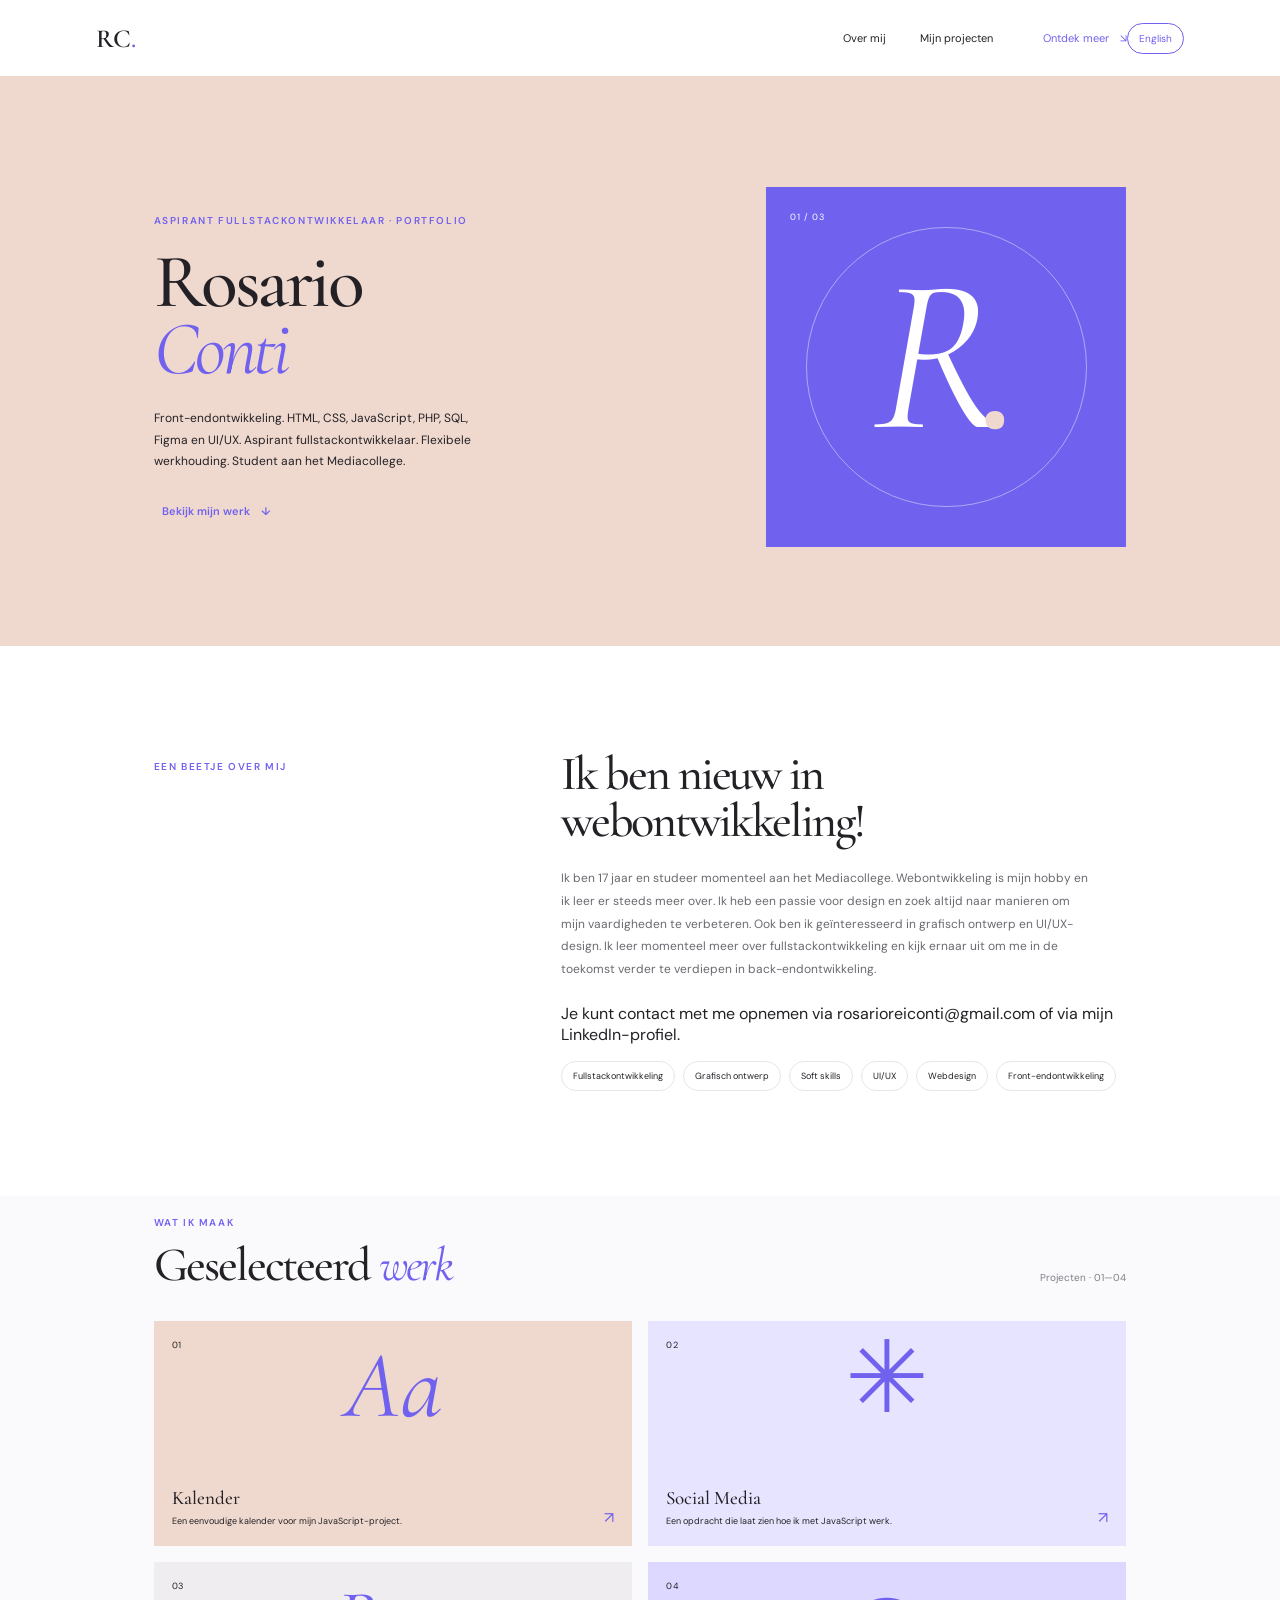
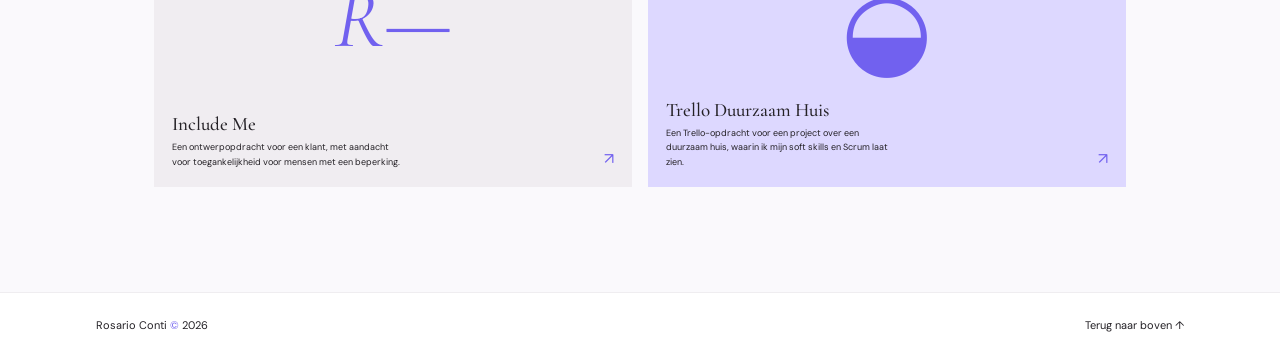
<file: main website/index.html>
<!DOCTYPE html>
<html lang="nl">
  <head>
    <meta charset="UTF-8" />
    <meta name="viewport" content="width=device-width, initial-scale=1.0" />
    <meta name="theme-color" content="#efd9ce" />
    <title>Rosario Conti — Portfolio</title>
    <link rel="preconnect" href="https://fonts.googleapis.com" />
    <link rel="preconnect" href="https://fonts.gstatic.com" crossorigin />
    <link
      href="https://fonts.googleapis.com/css2?family=Cormorant+Garamond:ital,wght@0,400;0,500;0,600;1,400;1,500;1,600&display=swap"
      rel="stylesheet"
    />
    <link rel="stylesheet" href="style.css" />
  </head>
  <body>
    <header class="site-header">
      <a class="wordmark" href="#home">RC<span>.</span></a>
      <nav aria-label="Hoofdnavigatie">
        <a href="#about" data-i18n="navAbout">Over mij</a>
        <a href="#work" data-i18n="navWork">Mijn projecten</a>
      </nav>
      <a class="header-link" href="#about"><span data-i18n="discover">Ontdek meer</span> <span>↘</span></a>
      <button class="language-toggle" type="button" aria-pressed="false">English</button>
    </header>

    <main>
      <section class="hero" id="home">
        <div class="hero-copy">
          <p class="eyebrow" data-i18n="eyebrow">Aspirant fullstackontwikkelaar · Portfolio</p>
          <h1>Rosario<br /><em>Conti</em></h1>
          <p class="intro" data-i18n="intro">
            Front-endontwikkeling. HTML, CSS, JavaScript, PHP, SQL, Figma en UI/UX.
            Aspirant fullstackontwikkelaar. Flexibele werkhouding. Student aan het Mediacollege.
          </p>
          <a class="text-link" href="#work"><span data-i18n="explore">Bekijk mijn werk</span> <span>↓</span></a>
        </div>
        <div class="hero-art" aria-hidden="true">
          <span class="art-index">01 / 03</span>
          <span class="art-monogram">R<span>.</span></span>
          <span class="art-orbit"></span>
        </div>
      </section>

      <section class="about section-wrap" id="about">
        <p class="eyebrow" data-i18n="aboutEyebrow">Een beetje over mij</p>
        <div>
          <h2 data-i18n="aboutTitle">Ik ben nieuw in webontwikkeling!</h2>
          <p class="body-copy">
            Ik ben 17 jaar en studeer momenteel aan het Mediacollege. Webontwikkeling is mijn hobby en ik leer er steeds meer over. Ik heb een passie voor design en zoek altijd naar manieren om mijn vaardigheden te verbeteren. Ook ben ik geïnteresseerd in grafisch ontwerp en UI/UX-design. Ik leer momenteel meer over fullstackontwikkeling en kijk ernaar uit om me in de toekomst verder te verdiepen in back-endontwikkeling.
          </p>
          <p>
            <span data-i18n="contactPrefix">Je kunt contact met me opnemen via</span>
            <a href="mailto:rosarioreiconti@gmail.com">rosarioreiconti@gmail.com</a>
            <span data-i18n="contactJoin">of via mijn</span>
            <a href="https://www.linkedin.com/in/rosario-conti-71ba97376/" target="_blank" rel="noopener noreferrer" data-i18n="linkedin">LinkedIn-profiel</a>.
          </p>
          <div class="tags" aria-label="Interesses">
            <span data-i18n="tagFullstack">Fullstackontwikkeling</span><span data-i18n="tagGraphic">Grafisch ontwerp</span>
            <span data-i18n="tagSoft">Soft skills</span><span>UI/UX</span><span data-i18n="tagWeb">Webdesign</span><span data-i18n="tagFrontend">Front-endontwikkeling</span>
          </div>
        </div>
      </section>

      <section class="work section-wrap" id="work">
        <div class="section-heading">
          <div>
            <p class="eyebrow" data-i18n="workEyebrow">Wat ik maak</p>
            <h2><span data-i18n="workTitle">Geselecteerd</span> <em data-i18n="workTitleEm">werk</em></h2>
          </div>
          <span class="work-count"><span data-i18n="projectLabel">Projecten</span> · 01—04</span>
        </div>
        <div class="project-grid">
          <a class="project-card card-one" href="kalender.html" aria-label="Kalender">
            <span class="project-number">01</span>
            <span class="project-mark mark-one">Aa</span>
            <span class="project-info"><strong>Kalender</strong><small data-i18n="project1">Een eenvoudige kalender voor mijn JavaScript-project.</small></span>
            <span class="project-arrow">↗</span>
          </a>
          <a class="project-card card-two" href="socialmedia.html" aria-label="Social Media">
            <span class="project-number">02</span>
            <span class="project-mark mark-two">✳</span>
            <span class="project-info"><strong>Social Media</strong><small data-i18n="project2">Een opdracht die laat zien hoe ik met JavaScript werk.</small></span>
            <span class="project-arrow">↗</span>
          </a>
          <a class="project-card card-three" href="includeindex.html" aria-label="Include Me">
            <span class="project-number">03</span>
            <span class="project-mark mark-three">R—</span>
            <span class="project-info"><strong>Include Me</strong><small data-i18n="project3">Een ontwerpopdracht voor een klant, met aandacht voor toegankelijkheid voor mensen met een beperking.</small></span>
            <span class="project-arrow">↗</span>
          </a>
          <a class="project-card card-four" href="https://trello.com/b/l99BFNml/duurzaam-huis-trello" target="_blank" rel="noopener noreferrer" aria-label="Trello Duurzaam Huis">
            <span class="project-number">04</span>
            <span class="project-mark mark-four">◒</span>
            <span class="project-info"><strong>Trello Duurzaam Huis</strong><small data-i18n="project4">Een Trello-opdracht voor een project over een duurzaam huis, waarin ik mijn soft skills en Scrum laat zien.</small></span>
            <span class="project-arrow">↗</span>
          </a>
        </div>
      </section>
    </main>

    <footer>
      <span>Rosario Conti <span class="footer-dot">©</span> 2026</span>
      <a href="#home" data-i18n="backToTop">Terug naar boven ↑</a>
    </footer>
    <script>
      const translations = {
        en: {
          navAbout: "About me", navWork: "My projects", discover: "Discover more",
          eyebrow: "Aspiring Fullstack Developer · Portfolio",
          intro: "Front-end development. HTML, CSS, JavaScript, PHP, SQL, Figma and UI/UX. Aspiring full-stack developer. Flexible and organized. Student at Mediacollege.",
          explore: "Explore my work", aboutEyebrow: "A little about me",
          aboutTitle: "I'm new to web development!",
          aboutText: "I'm 17 years old and currently studying at Mediacollege. I picked up web development as a hobby and I'm learning more about it all the time. I have a passion for design and am always looking for ways to improve my skills. I'm also interested in graphic design and UI/UX design. I'm currently learning more about full-stack development and look forward to exploring back-end development further in the future.",
          contactPrefix: "You can contact me at", contactJoin: "or through my",
          linkedin: "LinkedIn profile", tagFullstack: "Full-stack development",
          tagGraphic: "Graphic design", tagSoft: "Soft skills", tagWeb: "Web design",
          tagFrontend: "Front-end development", workEyebrow: "Things I make",
          workTitle: "Selected", workTitleEm: "work", projectLabel: "Projects",
          project1: "A simple calendar for my JavaScript project.",
          project2: "An assignment showcasing how I work with JavaScript.",
          project3: "A design assignment for a client, with a focus on accessibility for people with disabilities.",
          project4: "A Trello assignment for a sustainable house project, showcasing my soft skills and Scrum.",
          backToTop: "Back to top ↑"
        },
        nl: {
          navAbout: "Over mij", navWork: "Mijn projecten", discover: "Ontdek meer",
          eyebrow: "Aspirant fullstackontwikkelaar · Portfolio",
          intro: "Front-endontwikkeling. HTML, CSS, JavaScript, PHP, SQL, Figma en UI/UX. Aspirant fullstackontwikkelaar. Flexibele werkhouding. Student aan het Mediacollege.",
          explore: "Bekijk mijn werk", aboutEyebrow: "Een beetje over mij",
          aboutTitle: "Ik ben nieuw in webontwikkeling!",
          aboutText: "Ik ben 17 jaar en studeer momenteel aan het Mediacollege. Webontwikkeling is mijn hobby en ik leer er steeds meer over. Ik heb een passie voor design en zoek altijd naar manieren om mijn vaardigheden te verbeteren. Ook ben ik geïnteresseerd in grafisch ontwerp en UI/UX-design. Ik leer momenteel meer over fullstackontwikkeling en kijk ernaar uit om me in de toekomst verder te verdiepen in back-endontwikkeling.",
          contactPrefix: "Je kunt contact met me opnemen via", contactJoin: "of via mijn",
          linkedin: "LinkedIn-profiel", tagFullstack: "Fullstackontwikkeling",
          tagGraphic: "Grafisch ontwerp", tagSoft: "Soft skills", tagWeb: "Webdesign",
          tagFrontend: "Front-endontwikkeling", workEyebrow: "Wat ik maak",
          workTitle: "Geselecteerd", workTitleEm: "werk", projectLabel: "Projecten",
          project1: "Een eenvoudige kalender voor mijn JavaScript-project.",
          project2: "Een opdracht die laat zien hoe ik met JavaScript werk.",
          project3: "Een ontwerpopdracht voor een klant, met aandacht voor toegankelijkheid voor mensen met een beperking.",
          project4: "Een Trello-opdracht voor een project over een duurzaam huis, waarin ik mijn soft skills en Scrum laat zien.",
          backToTop: "Terug naar boven ↑"
        }
      };
      document.querySelector(".body-copy").dataset.i18n = "aboutText";
      const languageButton = document.querySelector(".language-toggle");
      languageButton.addEventListener("click", () => {
        const language = document.documentElement.lang === "nl" ? "en" : "nl";
        document.documentElement.lang = language;
        document.querySelectorAll("[data-i18n]").forEach((element) => {
          element.textContent = translations[language][element.dataset.i18n];
        });
        document.querySelector("nav").setAttribute("aria-label", language === "nl" ? "Hoofdnavigatie" : "Main navigation");
        document.querySelector(".tags").setAttribute("aria-label", language === "nl" ? "Interesses" : "Interests");
        languageButton.textContent = language === "nl" ? "English" : "Nederlands";
        languageButton.setAttribute("aria-pressed", String(language === "en"));
        languageButton.setAttribute("aria-label", language === "nl" ? "Switch to English" : "Schakel naar Nederlands");
      });
    </script>
  </body>
</html>
</file>
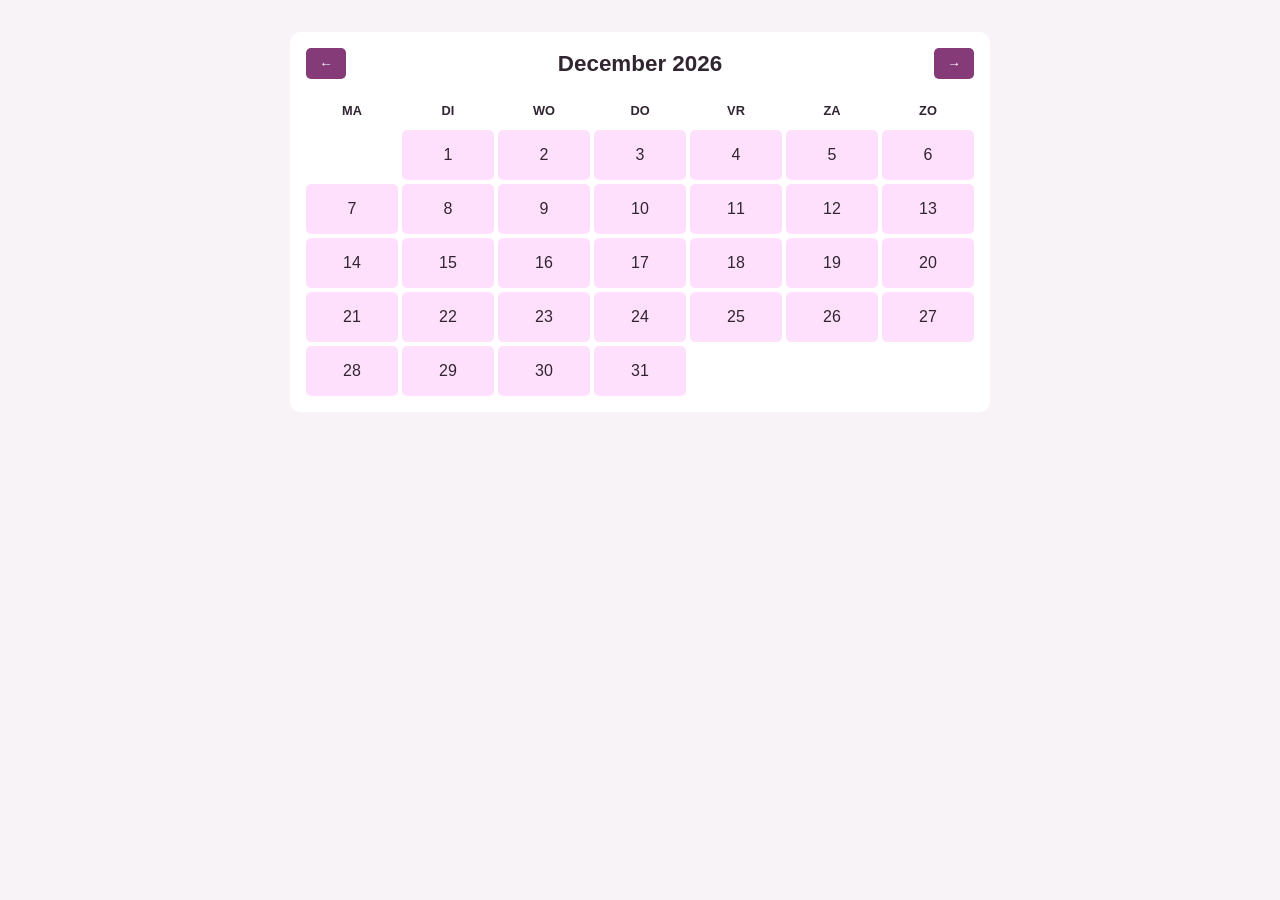
<file: main website/projects under website/kalender/index.html>
<!DOCTYPE html>
<html lang="nl">

<head>
    <meta charset="UTF-8">
    <meta name="viewport" content="width=device-width, initial-scale=1.0">
    <title>Kalender</title>
    <link rel="stylesheet" href="style.css" />
    <script src="main.js" defer></script>
</head>

<body>

    <main class="calender">
        <header class="header">
            <button class="navbutton" id="prev" type="button" aria-label="Vorige maand">&larr;</button>
            <h1 id="date" aria-live="polite"></h1>
            <button class="navbutton" id="next" type="button" aria-label="Volgende maand">&rarr;</button>
        </header>

        <ol class="weekdays" aria-hidden="true">
            <li class="weekday">MA</li>
            <li class="weekday">DI</li>
            <li class="weekday">WO</li>
            <li class="weekday">DO</li>
            <li class="weekday">VR</li>
            <li class="weekday">ZA</li>
            <li class="weekday">ZO</li>
        </ol>

        <ol id="days" class="days" aria-label="Dagen van de maand"></ol>

    </main>
</body>

</html>
</file>
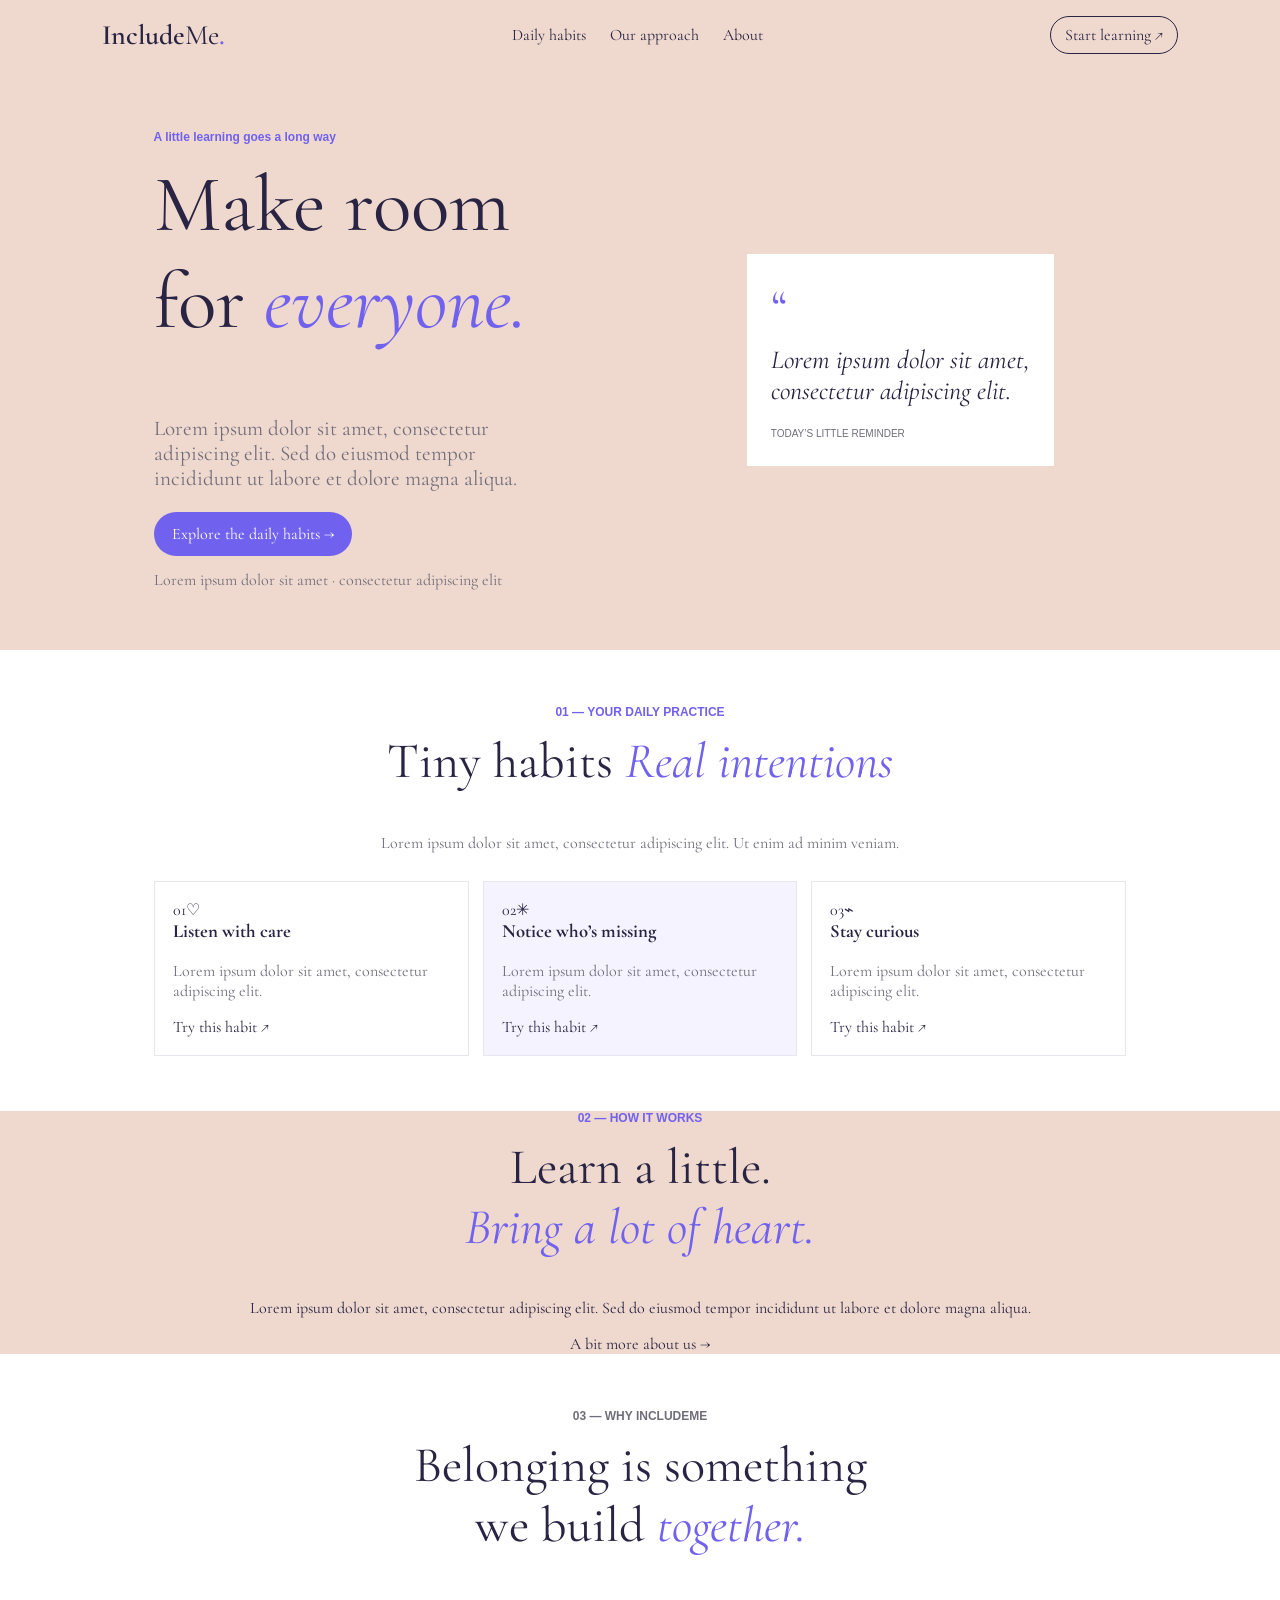
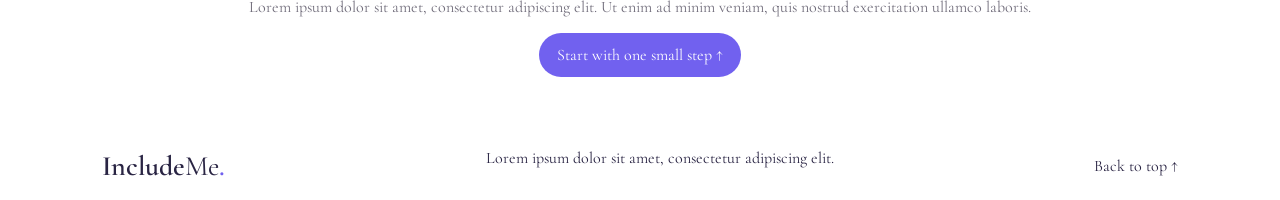
<file: main website/projects under website/websiteincludeme/index.html>
<!DOCTYPE html>
<html lang="en">

<head>
    <meta charset="UTF-8">
    <meta name="viewport" content="width=device-width, initial-scale=1">
    <meta name="theme-color" content="#efd9ce">
    <meta name="description" content="Lorem ipsum dolor sit amet, consectetur adipiscing elit.">
    <title>IncludeMe — Small habits, more inclusive days</title>
    <link rel="preconnect" href="https://fonts.googleapis.com">
    <link rel="preconnect" href="https://fonts.gstatic.com" crossorigin>
    <link
        href="https://fonts.googleapis.com/css2?family=Cormorant+Garamond:ital,wght@0,400;0,500;0,600;1,400;1,500&display=swap"
        rel="stylesheet">
    <link rel="stylesheet" href="style.css">
</head>

<body>
    <header class="site-header">
        <a class="brand" href="#home" aria-label="IncludeMe home">Include<span>Me</span><i>.</i></a>
        <nav aria-label="Main navigation">
            <a href="#habits">Daily habits</a>
            <a href="#approach">Our approach</a>
            <a href="#about">About</a>
        </nav>
        <a class="header-cta" href="#habits">Start learning <span aria-hidden="true">↗</span></a>
    </header>
    <main>
        <section class="hero" id="home">
            <div class="hero-copy">
                <p class="eyebrow"><span></span> A little learning goes a long way</p>
                <h1>Make room<br>for <em>everyone.</em></h1>
                <p class="intro">Lorem ipsum dolor sit amet, consectetur adipiscing elit. Sed do eiusmod tempor
                    incididunt ut labore et dolore magna aliqua.</p>
                <a class="button" href="#habits">Explore the daily habits <span aria-hidden="true">→</span></a>
                <p class="note">Lorem ipsum dolor sit amet <span>·</span> consectetur adipiscing elit</p>
            </div>
            <div class="hero-art" aria-label="A daily reminder to listen with curiosity" role="img">
                <span class="sun"></span><span class="orbit orbit-one"></span><span class="orbit orbit-two"></span>
                <div class="quote-card"><span class="quote-mark">“</span>
                    <p>Lorem ipsum dolor sit amet,<br>consectetur adipiscing elit.</p><span class="card-label">TODAY’S
                        LITTLE REMINDER</span>
                </div>
                <span class="art-caption">Lorem ipsum dolor sit amet.</span>
            </div>
        </section>
        <section class="habits section-wrap" id="habits">
            <div class="section-heading">
                <p class="eyebrow">01 — YOUR DAILY PRACTICE</p>
                <h2>Tiny habits <em>Real intentions</em></h2>
                <p>Lorem ipsum dolor sit amet, consectetur adipiscing elit. Ut enim ad minim veniam.</p>
            </div>
            <div class="habit-grid">
                <article class="habit-card"><span class="habit-number">01</span><span class="habit-icon">♡</span>
                    <h3>Listen with care</h3>
                    <p>Lorem ipsum dolor sit amet, consectetur adipiscing elit.</p><a href="#approach"
                        aria-label="Learn about listening with care">Try this habit <span>↗</span></a>
                </article>
                <article class="habit-card featured"><span class="habit-number">02</span><span
                        class="habit-icon">✳</span>
                    <h3>Notice who’s missing</h3>
                    <p>Lorem ipsum dolor sit amet, consectetur adipiscing elit.</p><a href="#approach"
                        aria-label="Learn about noticing who is missing">Try this habit <span>↗</span></a>
                </article>
                <article class="habit-card"><span class="habit-number">03</span><span class="habit-icon">⌁</span>
                    <h3>Stay curious</h3>
                    <p>Lorem ipsum dolor sit amet, consectetur adipiscing elit.</p><a href="#approach"
                        aria-label="Learn about staying curious">Try this habit <span>↗</span></a>
                </article>
            </div>
        </section>
        <section class="approach" id="approach">
            <p class="eyebrow">02 — HOW IT WORKS</p>
            <h2>Learn a little.<br><em>Bring a lot of heart.</em></h2>
            <p>Lorem ipsum dolor sit amet, consectetur adipiscing elit. Sed do eiusmod tempor incididunt ut labore et
                dolore magna aliqua.</p>
            <a href="#about">A bit more about us <span aria-hidden="true">→</span></a>
        </section>
        <section class="about section-wrap" id="about">
            <p class="eyebrow">03 — WHY INCLUDEME</p>
            <h2>Belonging is something<br>we build <em>together.</em></h2>
            <p>Lorem ipsum dolor sit amet, consectetur adipiscing elit. Ut enim ad minim veniam, quis nostrud
                exercitation ullamco laboris.</p><a class="button" href="#home">Start with one small step <span
                    aria-hidden="true">↑</span></a>
        </section>
    </main>
    <footer><a class="brand" href="#home">Include<span>Me</span><i>.</i></a>
        <p>Lorem ipsum dolor sit amet, consectetur adipiscing elit.</p><a href="#home">Back to top ↑</a>
    </footer>
</body>

</html>
</file>
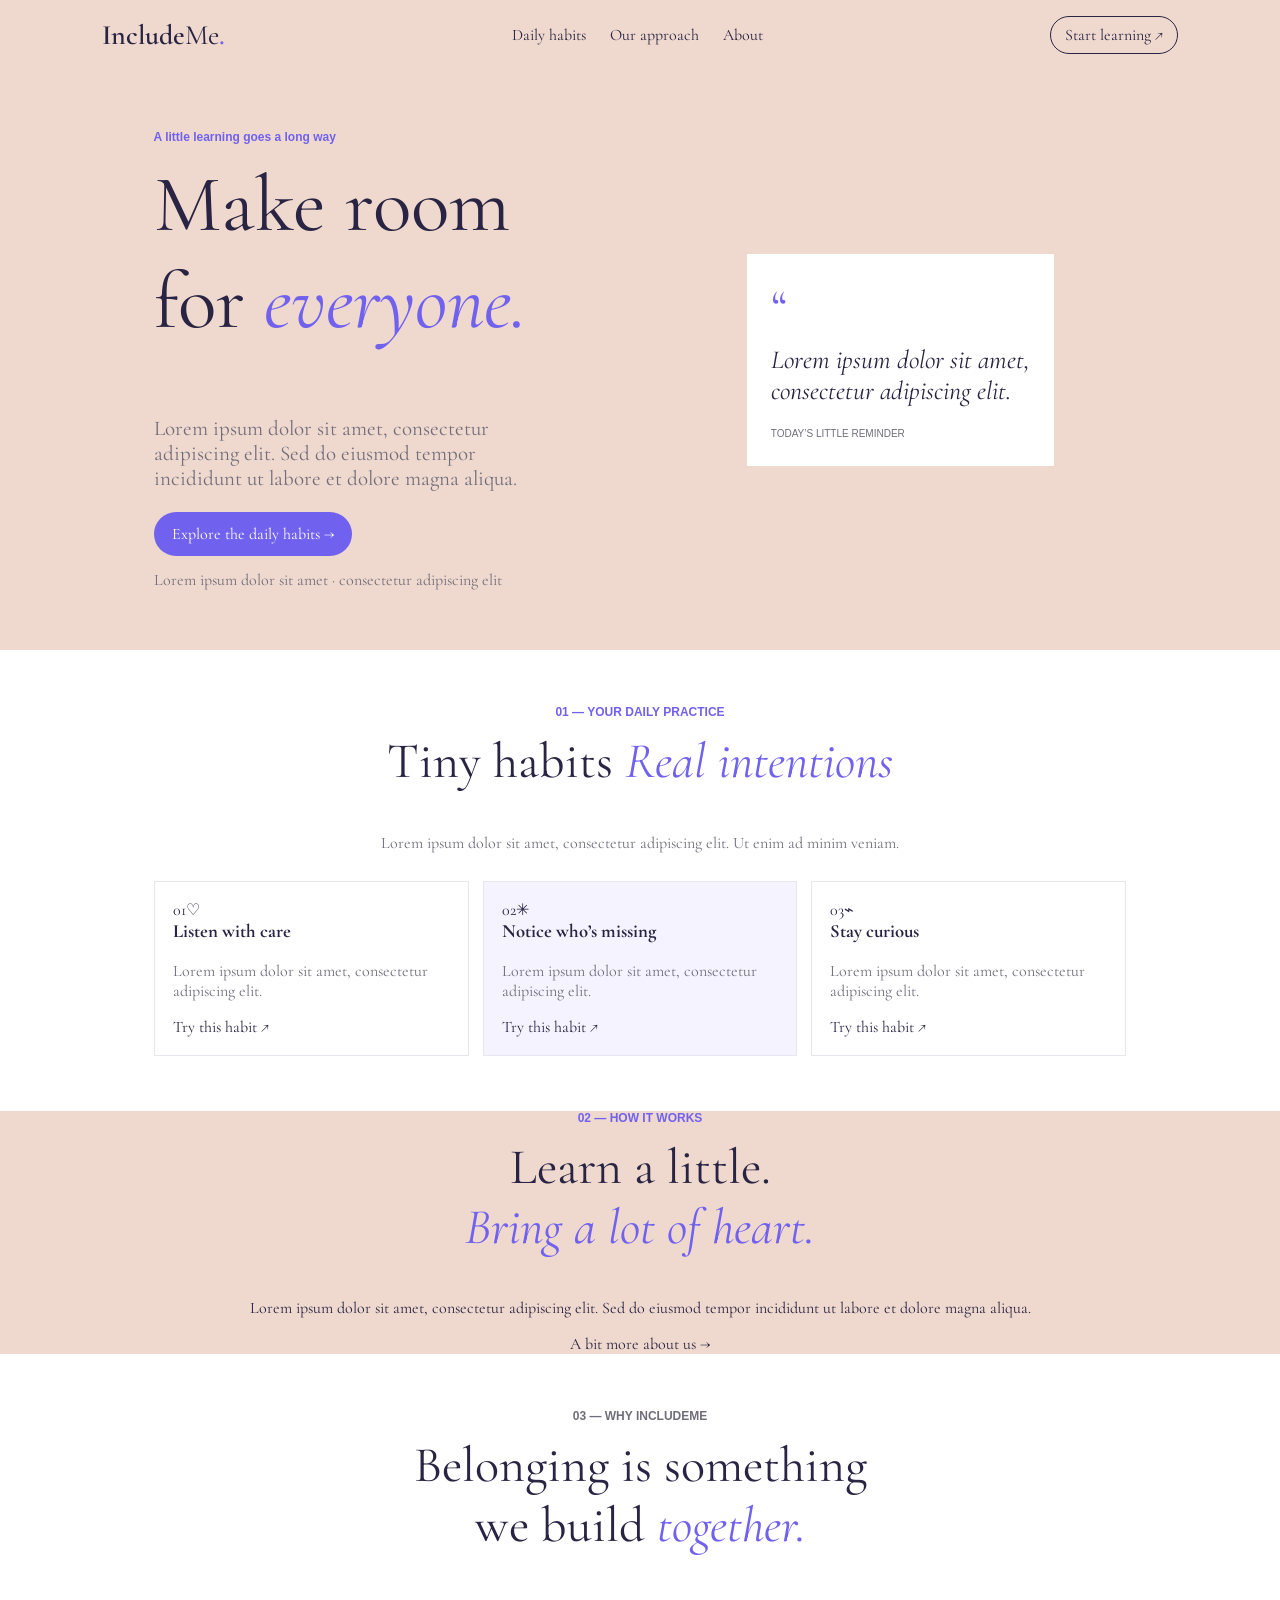
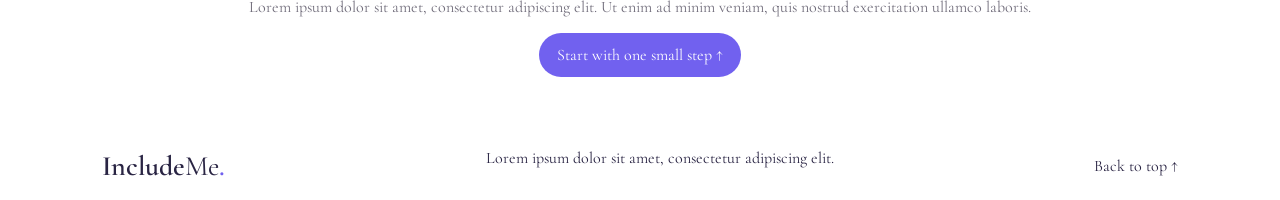
<file: main website/includeindex.html>
<!DOCTYPE html>
<html lang="en">

<head>
    <meta charset="UTF-8">
    <meta name="viewport" content="width=device-width, initial-scale=1">
    <meta name="theme-color" content="#efd9ce">
    <meta name="description" content="Lorem ipsum dolor sit amet, consectetur adipiscing elit.">
    <title>IncludeMe — Small habits, more inclusive days</title>
    <link rel="preconnect" href="https://fonts.googleapis.com">
    <link rel="preconnect" href="https://fonts.gstatic.com" crossorigin>
    <link
        href="https://fonts.googleapis.com/css2?family=Cormorant+Garamond:ital,wght@0,400;0,500;0,600;1,400;1,500&display=swap"
        rel="stylesheet">
    <link rel="stylesheet" href="includestyle.css">
</head>

<body>
    <header class="site-header">
        <a class="brand" href="#home" aria-label="IncludeMe home">Include<span>Me</span><i>.</i></a>
        <nav aria-label="Main navigation">
            <a href="#habits">Daily habits</a>
            <a href="#approach">Our approach</a>
            <a href="#about">About</a>
        </nav>
        <a class="header-cta" href="#habits">Start learning <span aria-hidden="true">↗</span></a>
    </header>
    <main>
        <section class="hero" id="home">
            <div class="hero-copy">
                <p class="eyebrow"><span></span> A little learning goes a long way</p>
                <h1>Make room<br>for <em>everyone.</em></h1>
                <p class="intro">Lorem ipsum dolor sit amet, consectetur adipiscing elit. Sed do eiusmod tempor
                    incididunt ut labore et dolore magna aliqua.</p>
                <a class="button" href="#habits">Explore the daily habits <span aria-hidden="true">→</span></a>
                <p class="note">Lorem ipsum dolor sit amet <span>·</span> consectetur adipiscing elit</p>
            </div>
            <div class="hero-art" aria-label="A daily reminder to listen with curiosity" role="img">
                <span class="sun"></span><span class="orbit orbit-one"></span><span class="orbit orbit-two"></span>
                <div class="quote-card"><span class="quote-mark">“</span>
                    <p>Lorem ipsum dolor sit amet,<br>consectetur adipiscing elit.</p><span class="card-label">TODAY’S
                        LITTLE REMINDER</span>
                </div>
                <span class="art-caption">Lorem ipsum dolor sit amet.</span>
            </div>
        </section>
        <section class="habits section-wrap" id="habits">
            <div class="section-heading">
                <p class="eyebrow">01 — YOUR DAILY PRACTICE</p>
                <h2>Tiny habits <em>Real intentions</em></h2>
                <p>Lorem ipsum dolor sit amet, consectetur adipiscing elit. Ut enim ad minim veniam.</p>
            </div>
            <div class="habit-grid">
                <article class="habit-card"><span class="habit-number">01</span><span class="habit-icon">♡</span>
                    <h3>Listen with care</h3>
                    <p>Lorem ipsum dolor sit amet, consectetur adipiscing elit.</p><a href="#approach"
                        aria-label="Learn about listening with care">Try this habit <span>↗</span></a>
                </article>
                <article class="habit-card featured"><span class="habit-number">02</span><span
                        class="habit-icon">✳</span>
                    <h3>Notice who’s missing</h3>
                    <p>Lorem ipsum dolor sit amet, consectetur adipiscing elit.</p><a href="#approach"
                        aria-label="Learn about noticing who is missing">Try this habit <span>↗</span></a>
                </article>
                <article class="habit-card"><span class="habit-number">03</span><span class="habit-icon">⌁</span>
                    <h3>Stay curious</h3>
                    <p>Lorem ipsum dolor sit amet, consectetur adipiscing elit.</p><a href="#approach"
                        aria-label="Learn about staying curious">Try this habit <span>↗</span></a>
                </article>
            </div>
        </section>
        <section class="approach" id="approach">
            <p class="eyebrow">02 — HOW IT WORKS</p>
            <h2>Learn a little.<br><em>Bring a lot of heart.</em></h2>
            <p>Lorem ipsum dolor sit amet, consectetur adipiscing elit. Sed do eiusmod tempor incididunt ut labore et
                dolore magna aliqua.</p>
            <a href="#about">A bit more about us <span aria-hidden="true">→</span></a>
        </section>
        <section class="about section-wrap" id="about">
            <p class="eyebrow">03 — WHY INCLUDEME</p>
            <h2>Belonging is something<br>we build <em>together.</em></h2>
            <p>Lorem ipsum dolor sit amet, consectetur adipiscing elit. Ut enim ad minim veniam, quis nostrud
                exercitation ullamco laboris.</p><a class="button" href="#home">Start with one small step <span
                    aria-hidden="true">↑</span></a>
        </section>
    </main>
    <footer><a class="brand" href="#home">Include<span>Me</span><i>.</i></a>
        <p>Lorem ipsum dolor sit amet, consectetur adipiscing elit.</p><a href="#home">Back to top ↑</a>
    </footer>
</body>

</html>
</file>
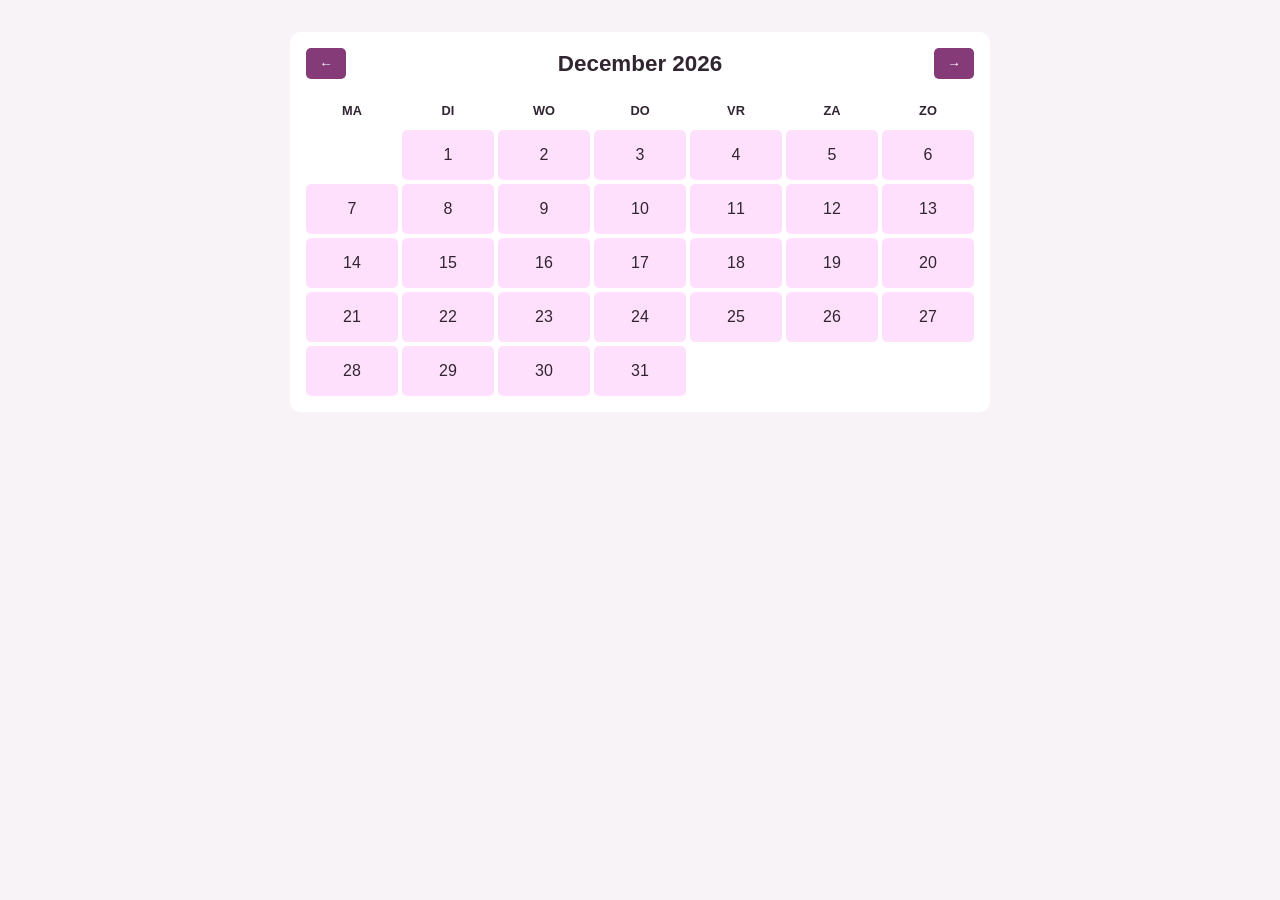
<file: main website/kalender.html>
<!DOCTYPE html>
<html lang="nl">

<head>
    <meta charset="UTF-8">
    <meta name="viewport" content="width=device-width, initial-scale=1.0">
    <title>Kalender</title>
    <link rel="stylesheet" href="kalenderstyle.css" />
    <script src="kalendermain.js" defer></script>
</head>

<body>

    <main class="calender">
        <header class="header">
            <button class="navbutton" id="prev" type="button" aria-label="Vorige maand">&larr;</button>
            <h1 id="date" aria-live="polite"></h1>
            <button class="navbutton" id="next" type="button" aria-label="Volgende maand">&rarr;</button>
        </header>

        <ol class="weekdays" aria-hidden="true">
            <li class="weekday">MA</li>
            <li class="weekday">DI</li>
            <li class="weekday">WO</li>
            <li class="weekday">DO</li>
            <li class="weekday">VR</li>
            <li class="weekday">ZA</li>
            <li class="weekday">ZO</li>
        </ol>

        <ol id="days" class="days" aria-label="Dagen van de maand"></ol>

    </main>
</body>

</html>
</file>
<file: main website/style.css>
@import url("https://fonts.googleapis.com/css2?family=DM+Sans:wght@400;500;600&display=swap");

:root {
  font-family: "DM Sans", sans-serif;
  color: #242126;
  background: #fff;
  font-synthesis: none;
  --peach: #efd9ce;
  --purple: #7161ef;
  --ink: #242126;
  --serif: "Cormorant Garamond", Georgia, serif;
}

* { box-sizing: border-box; }
html { scroll-behavior: smooth; }
body { margin: 0; }
a { color: inherit; text-decoration: none; }
.site-header {
  height: 76px;
  padding: 0 7.5%;
  display: flex;
  align-items: center;
  justify-content: space-between;
  background: #fff;
}
.wordmark { font: 600 26px var(--serif); }
.wordmark span, .footer-dot { color: var(--purple); }
nav { display: flex; gap: 34px; margin-left: auto; margin-right: 42px; }
nav a, .header-link, .text-link, footer { font-size: 11px; }
nav a, .header-link, footer a { transition: color .2s ease; }
nav a:hover, .header-link:hover, footer a:hover { color: var(--purple); }
.header-link span, .text-link span { color: var(--purple); margin-left: 8px; }
.language-toggle {
  padding: 8px 11px;
  border: 1px solid var(--purple);
  border-radius: 20px;
  background: transparent;
  color: var(--purple);
  font: inherit;
  font-size: 10px;
  cursor: pointer;
}
.language-toggle:hover, .language-toggle:focus-visible { background: var(--purple); color: #fff; }
.hero {
  min-height: 570px;
  padding: 64px 12% 52px;
  display: grid;
  grid-template-columns: 1fr .82fr;
  align-items: center;
  position: relative;
  overflow: hidden;
  background: var(--peach);
}
.hero-copy { position: relative; z-index: 1; }
.eyebrow {
  margin: 0 0 22px;
  color: var(--purple);
  font-size: 10px;
  font-weight: 600;
  letter-spacing: .16em;
  text-transform: uppercase;
}
h1, h2 { margin: 0; font: 500 76px/.88 var(--serif); letter-spacing: -.045em; }
h1 em, h2 em { color: var(--purple); font-weight: 400; }
.intro { max-width: 325px; margin: 25px 0 26px; font-size: 12px; line-height: 1.8; }
.text-link { display: inline-block; font-weight: 600; }
.hero-art {
  aspect-ratio: 1;
  max-width: 360px;
  width: 100%;
  justify-self: end;
  position: relative;
  display: grid;
  place-items: center;
  overflow: hidden;
  background: var(--purple);
  color: white;
}
.art-monogram { font: italic 220px/.8 var(--serif); letter-spacing: -.12em; transform: translate(-12px, -10px); }
.art-monogram span { color: var(--peach); }
.art-index, .art-caption { position: absolute; font-size: 9px; letter-spacing: .1em; }
.art-index { top: 24px; left: 24px; }
.art-caption { right: 24px; bottom: 24px; line-height: 1.7; text-align: right; }
.art-orbit { position: absolute; width: 78%; aspect-ratio: 1; border: 1px solid #ffffff70; border-radius: 50%; }
.section-wrap { padding: 105px 12%; }
.about { display: grid; grid-template-columns: .75fr 1.25fr; gap: 7%; }
.about .eyebrow { padding-top: 9px; }
h2 { font-size: 48px; line-height: .98; }
.body-copy { max-width: 530px; margin: 22px 0; color: #6c6870; font-size: 12px; line-height: 1.9; }
.tags { display: flex; flex-wrap: wrap; gap: 8px; }
.tags span { padding: 8px 11px; border: 1px solid #e8e5e9; border-radius: 20px; font-size: 9px; }
.work { padding-top: 20px; background: #faf9fc; }
.section-heading { display: flex; align-items: end; justify-content: space-between; margin-bottom: 32px; }
.section-heading .eyebrow { margin-bottom: 13px; }
.work-count { padding-bottom: 5px; color: #817d85; font-size: 10px; }
.project-grid { display: grid; grid-template-columns: repeat(2, 1fr); gap: 16px; }
.project-card {
  min-height: 225px;
  padding: 18px;
  display: flex;
  flex-direction: column;
  position: relative;
  overflow: hidden;
  transition: transform .2s ease;
}
.project-card:hover { transform: translateY(-4px); }
.card-one { background: #efd9ce; }
.card-two { background: #e7e4ff; }
.card-three { background: #f0edf1; }
.card-four { background: #ddd8ff; }
.project-number { font-size: 9px; letter-spacing: .1em; }
.project-mark { position: absolute; inset: 20px 0 auto; text-align: center; font: italic 95px/.95 var(--serif); color: var(--purple); }
.mark-two { font: 100px/.8 var(--serif); }
.mark-three { font-size: 82px; }
.mark-four { font-size: 105px; }
.project-info { display: flex; flex-direction: column; gap: 5px; margin-top: auto; }
.project-info strong { font: 500 19px var(--serif); }
.project-info small { max-width: 230px; font-size: 9px; line-height: 1.6; }
.project-arrow { position: absolute; right: 18px; bottom: 18px; color: var(--purple); }
footer { padding: 25px 7.5%; display: flex; justify-content: space-between; border-top: 1px solid #efedf0; }
@media (max-width: 680px) {
  .site-header { height: 66px; padding: 0 6%; }
  nav { gap: 16px; margin-right: 0; }
  .header-link { display: none; }
  .hero { min-height: auto; grid-template-columns: 1fr; gap: 36px; padding: 65px 9% 70px; }
  h1 { font-size: 68px; }
  .hero-art { justify-self: start; max-width: 310px; }
  .section-wrap { padding: 72px 9%; }
  .about { grid-template-columns: 1fr; gap: 10px; }
  h2 { font-size: 42px; }
  .work { padding-top: 10px; }
}
@media (max-width: 440px) {
  nav a { font-size: 10px; }
  .project-grid { grid-template-columns: 1fr; }
  .project-card { min-height: 205px; }
  .section-heading { align-items: start; gap: 15px; flex-direction: column; }
}
</file>
<file: main website/projects under website/kalender/style.css>
* { box-sizing: border-box; margin: 0; padding: 0; }

body {
    padding: 2rem 1rem;
    background: #f7f3f7;
    color: #302530;
    font-family: Arial, sans-serif;
}

.calender {
    width: min(100%, 700px);
    margin: auto;
    padding: 1rem;
    border-radius: 10px;
    background: white;
}

.header {
    display: grid;
    grid-template-columns: 40px 1fr 40px;
    align-items: center;
    gap: 1rem;
    margin-bottom: 1rem;
    text-align: center;
}

.header h1 { font-size: 1.4rem; text-transform: capitalize; }

.navbutton {
    padding: 0.5rem;
    border: 0;
    border-radius: 5px;
    background: #853b78;
    color: white;
    cursor: pointer;
}

.weekdays, .days {
    display: grid;
    grid-template-columns: repeat(7, 1fr);
    gap: 4px;
    list-style: none;
    text-align: center;
}

.weekdays { margin-bottom: 4px; font-size: 0.8rem; font-weight: bold; }
.weekday { padding: 0.5rem 0; }
.day, .empty { display: grid; min-height: 50px; place-items: center; }
.day { border-radius: 5px; background: #ffe0fc; }
</file>
<file: main website/projects under website/websiteincludeme/style.css>
:root {
    --peach: #efd9ce;
    --violet: #7161ef;
    --ink: #292443;
    --muted: #716d7b;
    font-family: "Cormorant Garamond", Georgia, serif;
    color: var(--ink);
}

* {
    box-sizing: border-box;
}

body {
    margin: 0;
}

a {
    color: inherit;
    text-decoration: none;
}

h1,
h2,
h3,
p {
    margin-top: 0;
}

h1,
h2 {
    font-weight: 400;
}

h1 em,
h2 em {
    color: var(--violet);
}

.site-header,
footer {
    display: flex;
    align-items: center;
    justify-content: space-between;
    padding: 16px 8%;
}

.site-header,
.hero,
.approach {
    background: var(--peach);
}

.brand {
    font-size: 28px;
    font-weight: 600;
}

.brand span {
    font-weight: 400;
}

.brand i {
    color: var(--violet);
    font-style: normal;
}

nav {
    display: flex;
    gap: 24px;
}

.header-cta {
    padding: 8px 14px;
    border: 1px solid;
    border-radius: 24px;
}

.hero {
    padding: 60px 12%;
    display: grid;
    grid-template-columns: 1fr 1fr;
    align-items: center;
    gap: 7%;
}

.eyebrow {
    color: var(--violet);
    font: 600 12px Arial, sans-serif;
}

h1 {
    font-size: clamp(52px, 7vw, 80px);
}

h2 {
    font-size: clamp(36px, 5vw, 50px);
}

.intro {
    max-width: 390px;
    color: var(--muted);
    font-size: 21px;
}

.button {
    display: inline-block;
    padding: 12px 18px;
    color: white;
    background: var(--violet);
    border-radius: 24px;
}

.note {
    margin: 14px 0 0;
    color: var(--muted);
}

.hero-art {
    display: grid;
    place-items: center;
    min-height: 250px;
}

.hero-art>span {
    display: none;
}

.quote-card {
    padding: 24px;
    background: white;
}

.quote-mark {
    color: var(--violet);
    font-size: 48px;
}

.quote-card p {
    margin: 8px 0 16px;
    font-size: 26px;
    font-style: italic;
}

.card-label {
    color: var(--muted);
    font: 10px Arial, sans-serif;
}

.section-wrap {
    padding: 55px 12%;
}

.section-heading,
.approach,
.about {
    text-align: center;
}

.section-heading>p:last-child,
.habit-card p,
.about>p {
    color: var(--muted);
}

.habit-grid {
    display: grid;
    grid-template-columns: repeat(3, 1fr);
    gap: 14px;
    margin-top: 28px;
}

.habit-card {
    padding: 18px;
    border: 1px solid #e8e5ee;
}

.habit-card.featured {
    background: #f5f3ff;
}
</file>
<file: main website/includestyle.css>
:root {
    --peach: #efd9ce;
    --violet: #7161ef;
    --ink: #292443;
    --muted: #716d7b;
    font-family: "Cormorant Garamond", Georgia, serif;
    color: var(--ink);
}

* {
    box-sizing: border-box;
}

body {
    margin: 0;
}

a {
    color: inherit;
    text-decoration: none;
}

h1,
h2,
h3,
p {
    margin-top: 0;
}

h1,
h2 {
    font-weight: 400;
}

h1 em,
h2 em {
    color: var(--violet);
}

.site-header,
footer {
    display: flex;
    align-items: center;
    justify-content: space-between;
    padding: 16px 8%;
}

.site-header,
.hero,
.approach {
    background: var(--peach);
}

.brand {
    font-size: 28px;
    font-weight: 600;
}

.brand span {
    font-weight: 400;
}

.brand i {
    color: var(--violet);
    font-style: normal;
}

nav {
    display: flex;
    gap: 24px;
}

.header-cta {
    padding: 8px 14px;
    border: 1px solid;
    border-radius: 24px;
}

.hero {
    padding: 60px 12%;
    display: grid;
    grid-template-columns: 1fr 1fr;
    align-items: center;
    gap: 7%;
}

.eyebrow {
    color: var(--violet);
    font: 600 12px Arial, sans-serif;
}

h1 {
    font-size: clamp(52px, 7vw, 80px);
}

h2 {
    font-size: clamp(36px, 5vw, 50px);
}

.intro {
    max-width: 390px;
    color: var(--muted);
    font-size: 21px;
}

.button {
    display: inline-block;
    padding: 12px 18px;
    color: white;
    background: var(--violet);
    border-radius: 24px;
}

.note {
    margin: 14px 0 0;
    color: var(--muted);
}

.hero-art {
    display: grid;
    place-items: center;
    min-height: 250px;
}

.hero-art>span {
    display: none;
}

.quote-card {
    padding: 24px;
    background: white;
}

.quote-mark {
    color: var(--violet);
    font-size: 48px;
}

.quote-card p {
    margin: 8px 0 16px;
    font-size: 26px;
    font-style: italic;
}

.card-label {
    color: var(--muted);
    font: 10px Arial, sans-serif;
}

.section-wrap {
    padding: 55px 12%;
}

.section-heading,
.approach,
.about {
    text-align: center;
}

.section-heading>p:last-child,
.habit-card p,
.about>p {
    color: var(--muted);
}

.habit-grid {
    display: grid;
    grid-template-columns: repeat(3, 1fr);
    gap: 14px;
    margin-top: 28px;
}

.habit-card {
    padding: 18px;
    border: 1px solid #e8e5ee;
}

.habit-card.featured {
    background: #f5f3ff;
}
</file>
<file: main website/kalenderstyle.css>
* { box-sizing: border-box; margin: 0; padding: 0; }

body {
    padding: 2rem 1rem;
    background: #f7f3f7;
    color: #302530;
    font-family: Arial, sans-serif;
}

.calender {
    width: min(100%, 700px);
    margin: auto;
    padding: 1rem;
    border-radius: 10px;
    background: white;
}

.header {
    display: grid;
    grid-template-columns: 40px 1fr 40px;
    align-items: center;
    gap: 1rem;
    margin-bottom: 1rem;
    text-align: center;
}

.header h1 { font-size: 1.4rem; text-transform: capitalize; }

.navbutton {
    padding: 0.5rem;
    border: 0;
    border-radius: 5px;
    background: #853b78;
    color: white;
    cursor: pointer;
}

.weekdays, .days {
    display: grid;
    grid-template-columns: repeat(7, 1fr);
    gap: 4px;
    list-style: none;
    text-align: center;
}

.weekdays { margin-bottom: 4px; font-size: 0.8rem; font-weight: bold; }
.weekday { padding: 0.5rem 0; }
.day, .empty { display: grid; min-height: 50px; place-items: center; }
.day { border-radius: 5px; background: #ffe0fc; }
</file>
